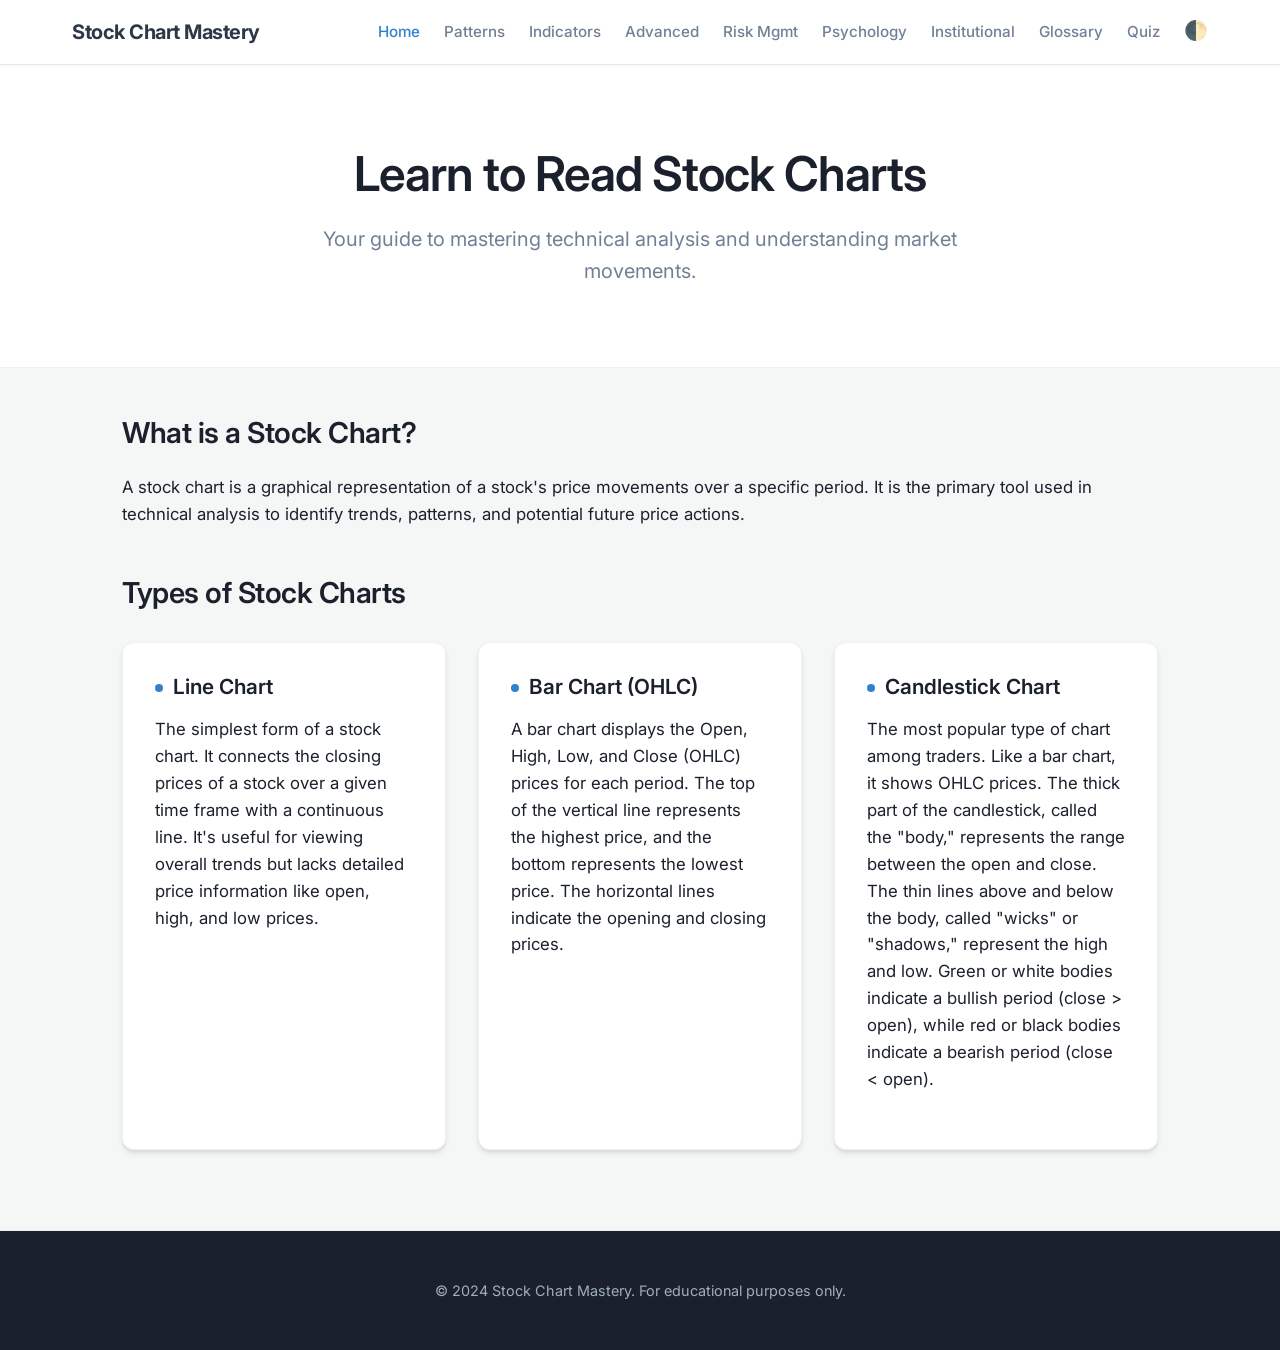
<file: index.html>
<!DOCTYPE html>
<html lang="en">
<head>
    <meta charset="UTF-8">
    <meta name="viewport" content="width=device-width, initial-scale=1.0">
    <title>Stock Chart Analysis - Home</title>
    <link rel="stylesheet" href="styles.css">
</head>
<body>
    <header>
        <nav class="navbar">
            <div class="logo">Stock Chart Mastery</div>
            <ul class="nav-links">
                <li><a href="index.html" class="active">Home</a></li>
                <li><a href="patterns.html">Patterns</a></li>
                <li><a href="indicators.html">Indicators</a></li>
                <li><a href="advanced.html">Advanced</a></li>
                <li><a href="risk-management.html">Risk Mgmt</a></li>
                <li><a href="psychology.html">Psychology</a></li>
                <li><a href="institutional.html">Institutional</a></li>
                <li><a href="glossary.html">Glossary</a></li>
                <li><a href="quiz.html">Quiz</a></li>
                <li><button id="theme-toggle" class="theme-btn">🌓</button></li>
            </ul>
            <div class="burger" id="burger">
                <div class="line1"></div>
                <div class="line2"></div>
                <div class="line3"></div>
            </div>
        </nav>
    </header>

    <main>
        <section class="hero">
            <h1>Learn to Read Stock Charts</h1>
            <p>Your guide to mastering technical analysis and understanding market movements.</p>
        </section>

        <section class="content">
            <h2>What is a Stock Chart?</h2>
            <p>A stock chart is a graphical representation of a stock's price movements over a specific period. It is the primary tool used in technical analysis to identify trends, patterns, and potential future price actions.</p>

            <h2>Types of Stock Charts</h2>

            <div class="card-container">
                <div class="card">
                    <h3>Line Chart</h3>
                    <p>The simplest form of a stock chart. It connects the closing prices of a stock over a given time frame with a continuous line. It's useful for viewing overall trends but lacks detailed price information like open, high, and low prices.</p>
                </div>

                <div class="card">
                    <h3>Bar Chart (OHLC)</h3>
                    <p>A bar chart displays the Open, High, Low, and Close (OHLC) prices for each period. The top of the vertical line represents the highest price, and the bottom represents the lowest price. The horizontal lines indicate the opening and closing prices.</p>
                </div>

                <div class="card">
                    <h3>Candlestick Chart</h3>
                    <p>The most popular type of chart among traders. Like a bar chart, it shows OHLC prices. The thick part of the candlestick, called the "body," represents the range between the open and close. The thin lines above and below the body, called "wicks" or "shadows," represent the high and low. Green or white bodies indicate a bullish period (close > open), while red or black bodies indicate a bearish period (close < open).</p>
                </div>
            </div>
        </section>
    </main>

    <footer>
        <p>&copy; 2024 Stock Chart Mastery. For educational purposes only.</p>
    </footer>

    <script src="script.js"></script>
</body>
</html>
</file>
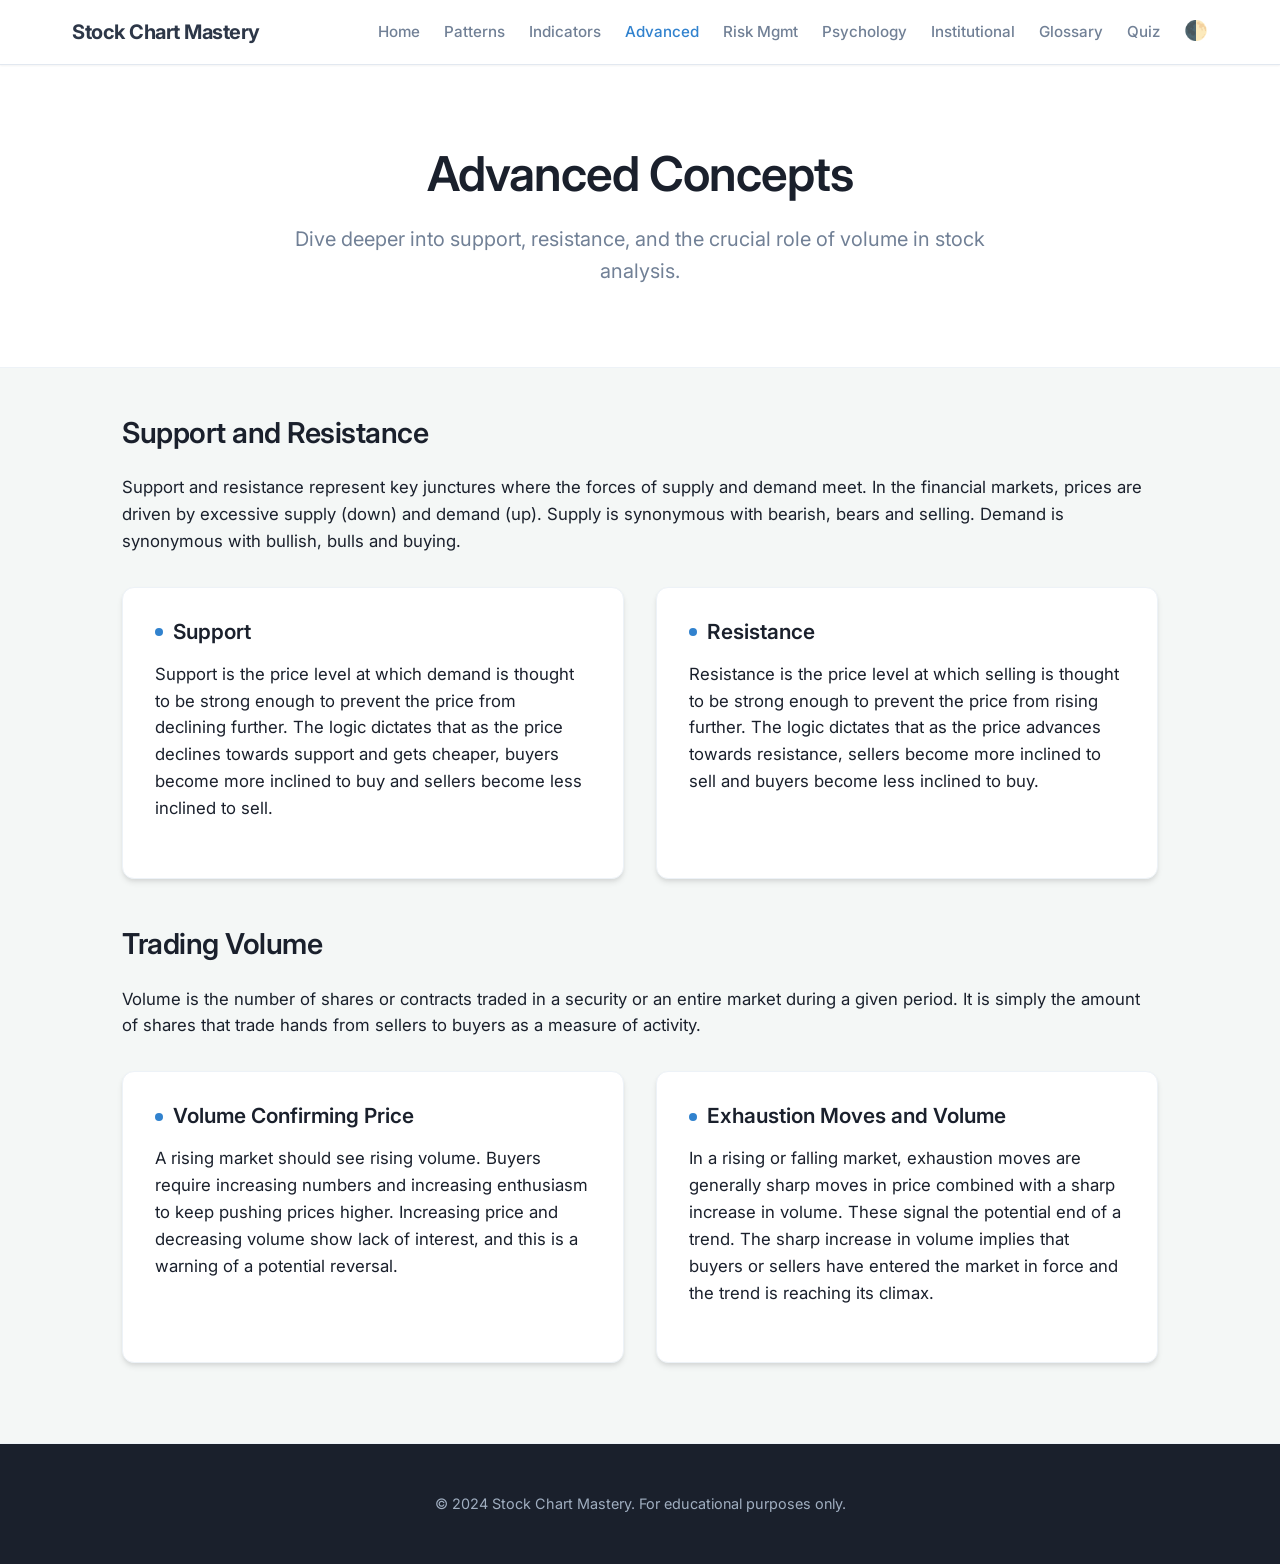
<file: advanced.html>
<!DOCTYPE html>
<html lang="en">
<head>
    <meta charset="UTF-8">
    <meta name="viewport" content="width=device-width, initial-scale=1.0">
    <title>Stock Chart Analysis - Advanced Concepts</title>
    <link rel="stylesheet" href="styles.css">
</head>
<body>
    <header>
        <nav class="navbar">
            <div class="logo">Stock Chart Mastery</div>
            <ul class="nav-links">
                <li><a href="index.html">Home</a></li>
                <li><a href="patterns.html">Patterns</a></li>
                <li><a href="indicators.html">Indicators</a></li>
                <li><a href="advanced.html" class="active">Advanced</a></li>
                <li><a href="risk-management.html">Risk Mgmt</a></li>
                <li><a href="psychology.html">Psychology</a></li>
                <li><a href="institutional.html">Institutional</a></li>
                <li><a href="glossary.html">Glossary</a></li>
                <li><a href="quiz.html">Quiz</a></li>
                <li><button id="theme-toggle" class="theme-btn">🌓</button></li>
            </ul>
            <div class="burger" id="burger">
                <div class="line1"></div>
                <div class="line2"></div>
                <div class="line3"></div>
            </div>
        </nav>
    </header>

    <main>
        <section class="hero">
            <h1>Advanced Concepts</h1>
            <p>Dive deeper into support, resistance, and the crucial role of volume in stock analysis.</p>
        </section>

        <section class="content">
            <h2>Support and Resistance</h2>
            <p>Support and resistance represent key junctures where the forces of supply and demand meet. In the financial markets, prices are driven by excessive supply (down) and demand (up). Supply is synonymous with bearish, bears and selling. Demand is synonymous with bullish, bulls and buying.</p>

            <div class="card-container">
                <div class="card">
                    <h3>Support</h3>
                    <p>Support is the price level at which demand is thought to be strong enough to prevent the price from declining further. The logic dictates that as the price declines towards support and gets cheaper, buyers become more inclined to buy and sellers become less inclined to sell.</p>
                </div>

                <div class="card">
                    <h3>Resistance</h3>
                    <p>Resistance is the price level at which selling is thought to be strong enough to prevent the price from rising further. The logic dictates that as the price advances towards resistance, sellers become more inclined to sell and buyers become less inclined to buy.</p>
                </div>
            </div>

            <h2>Trading Volume</h2>
            <p>Volume is the number of shares or contracts traded in a security or an entire market during a given period. It is simply the amount of shares that trade hands from sellers to buyers as a measure of activity.</p>

            <div class="card-container">
                <div class="card">
                    <h3>Volume Confirming Price</h3>
                    <p>A rising market should see rising volume. Buyers require increasing numbers and increasing enthusiasm to keep pushing prices higher. Increasing price and decreasing volume show lack of interest, and this is a warning of a potential reversal.</p>
                </div>

                <div class="card">
                    <h3>Exhaustion Moves and Volume</h3>
                    <p>In a rising or falling market, exhaustion moves are generally sharp moves in price combined with a sharp increase in volume. These signal the potential end of a trend. The sharp increase in volume implies that buyers or sellers have entered the market in force and the trend is reaching its climax.</p>
                </div>
            </div>
        </section>
    </main>

    <footer>
        <p>&copy; 2024 Stock Chart Mastery. For educational purposes only.</p>
    </footer>

    <script src="script.js"></script>
</body>
</html>
</file>
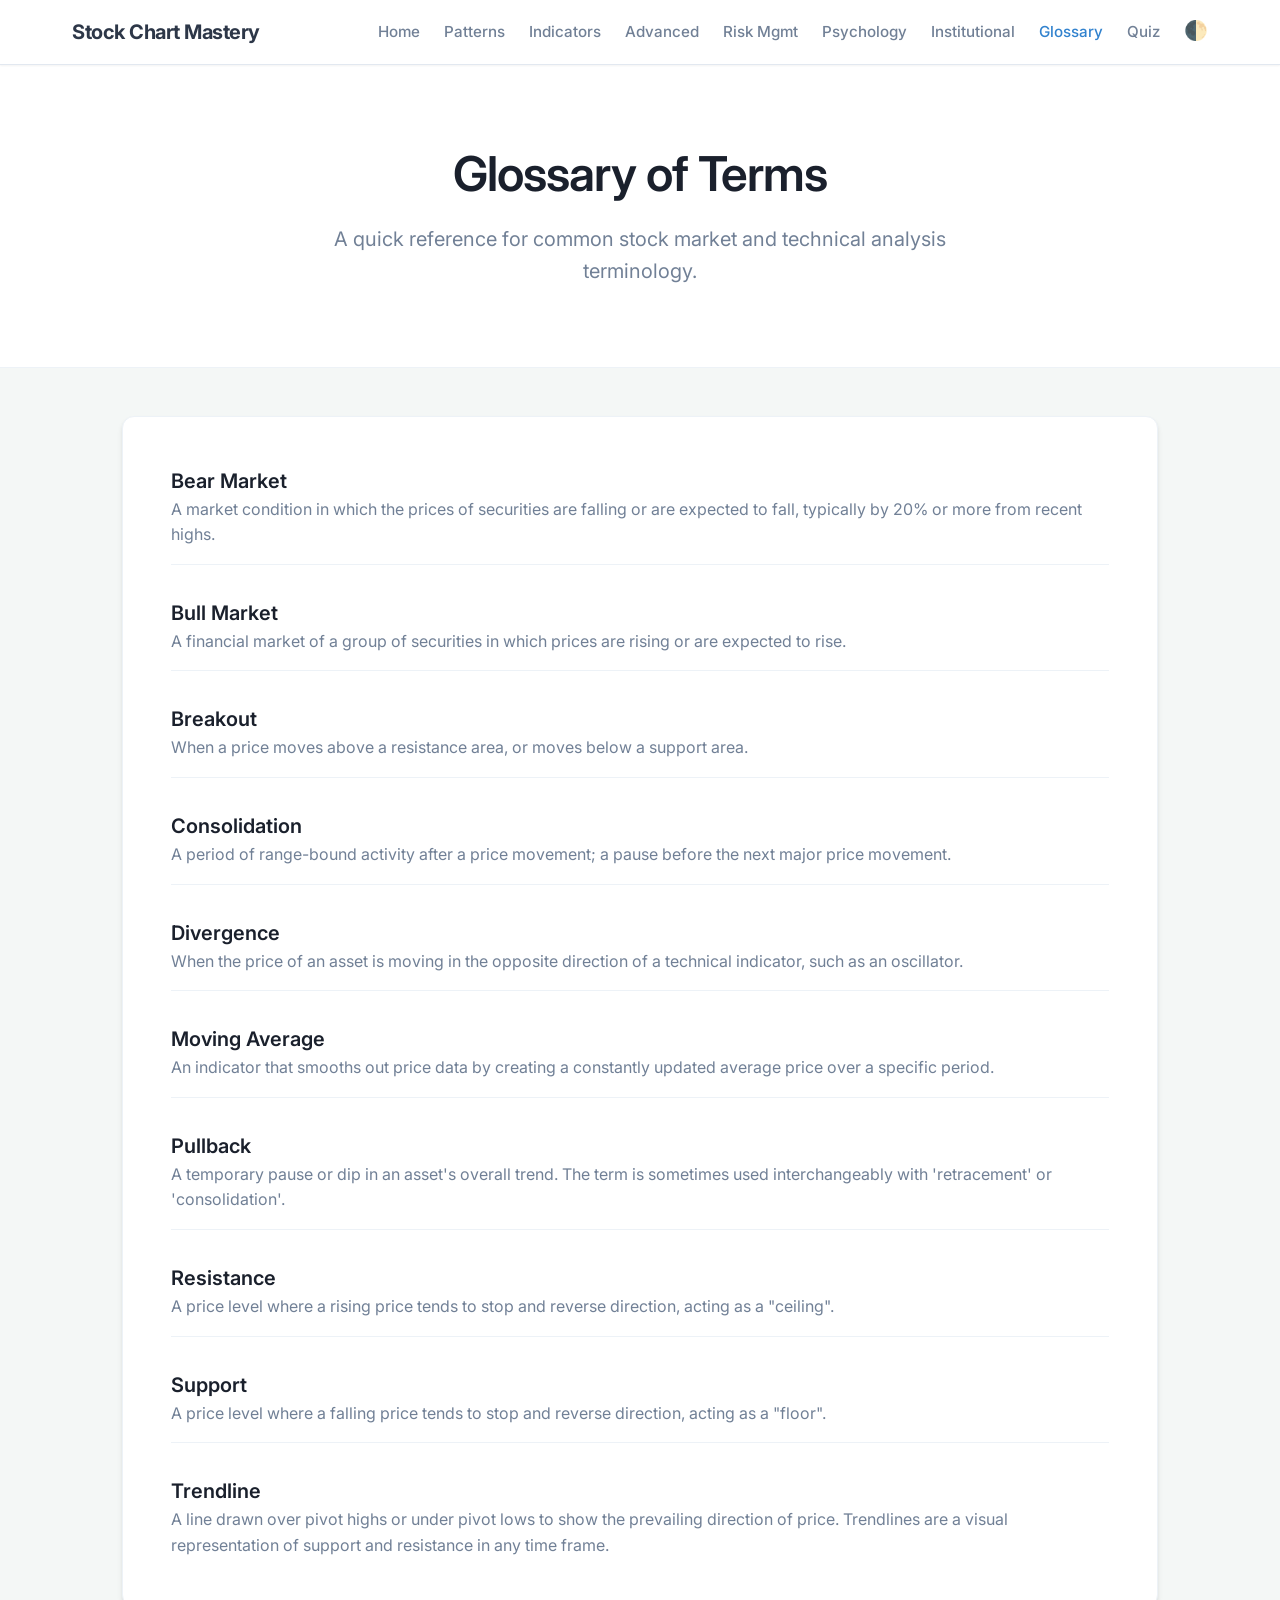
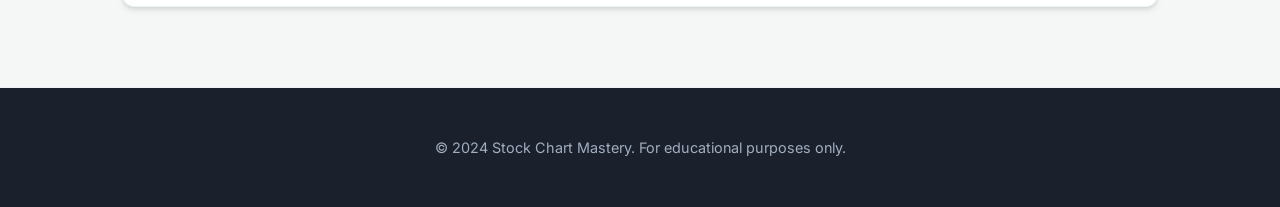
<file: glossary.html>
<!DOCTYPE html>
<html lang="en">
<head>
    <meta charset="UTF-8">
    <meta name="viewport" content="width=device-width, initial-scale=1.0">
    <title>Stock Chart Analysis - Glossary</title>
    <link rel="stylesheet" href="styles.css">
</head>
<body>
    <header>
        <nav class="navbar">
            <div class="logo">Stock Chart Mastery</div>
            <ul class="nav-links">
                <li><a href="index.html">Home</a></li>
                <li><a href="patterns.html">Patterns</a></li>
                <li><a href="indicators.html">Indicators</a></li>
                <li><a href="advanced.html">Advanced</a></li>
                <li><a href="risk-management.html">Risk Mgmt</a></li>
                <li><a href="psychology.html">Psychology</a></li>
                <li><a href="institutional.html">Institutional</a></li>
                <li><a href="glossary.html" class="active">Glossary</a></li>
                <li><a href="quiz.html">Quiz</a></li>
                <li><button id="theme-toggle" class="theme-btn">🌓</button></li>
            </ul>
            <div class="burger" id="burger">
                <div class="line1"></div>
                <div class="line2"></div>
                <div class="line3"></div>
            </div>
        </nav>
    </header>

    <main>
        <section class="hero">
            <h1>Glossary of Terms</h1>
            <p>A quick reference for common stock market and technical analysis terminology.</p>
        </section>

        <section class="content">
            <div class="glossary-container">
                <dl class="glossary-list">
                    <dt>Bear Market</dt>
                    <dd>A market condition in which the prices of securities are falling or are expected to fall, typically by 20% or more from recent highs.</dd>

                    <dt>Bull Market</dt>
                    <dd>A financial market of a group of securities in which prices are rising or are expected to rise.</dd>

                    <dt>Breakout</dt>
                    <dd>When a price moves above a resistance area, or moves below a support area.</dd>

                    <dt>Consolidation</dt>
                    <dd>A period of range-bound activity after a price movement; a pause before the next major price movement.</dd>

                    <dt>Divergence</dt>
                    <dd>When the price of an asset is moving in the opposite direction of a technical indicator, such as an oscillator.</dd>

                    <dt>Moving Average</dt>
                    <dd>An indicator that smooths out price data by creating a constantly updated average price over a specific period.</dd>

                    <dt>Pullback</dt>
                    <dd>A temporary pause or dip in an asset's overall trend. The term is sometimes used interchangeably with 'retracement' or 'consolidation'.</dd>

                    <dt>Resistance</dt>
                    <dd>A price level where a rising price tends to stop and reverse direction, acting as a "ceiling".</dd>

                    <dt>Support</dt>
                    <dd>A price level where a falling price tends to stop and reverse direction, acting as a "floor".</dd>

                    <dt>Trendline</dt>
                    <dd>A line drawn over pivot highs or under pivot lows to show the prevailing direction of price. Trendlines are a visual representation of support and resistance in any time frame.</dd>
                </dl>
            </div>
        </section>
    </main>

    <footer>
        <p>&copy; 2024 Stock Chart Mastery. For educational purposes only.</p>
    </footer>

    <script src="script.js"></script>
</body>
</html>
</file>
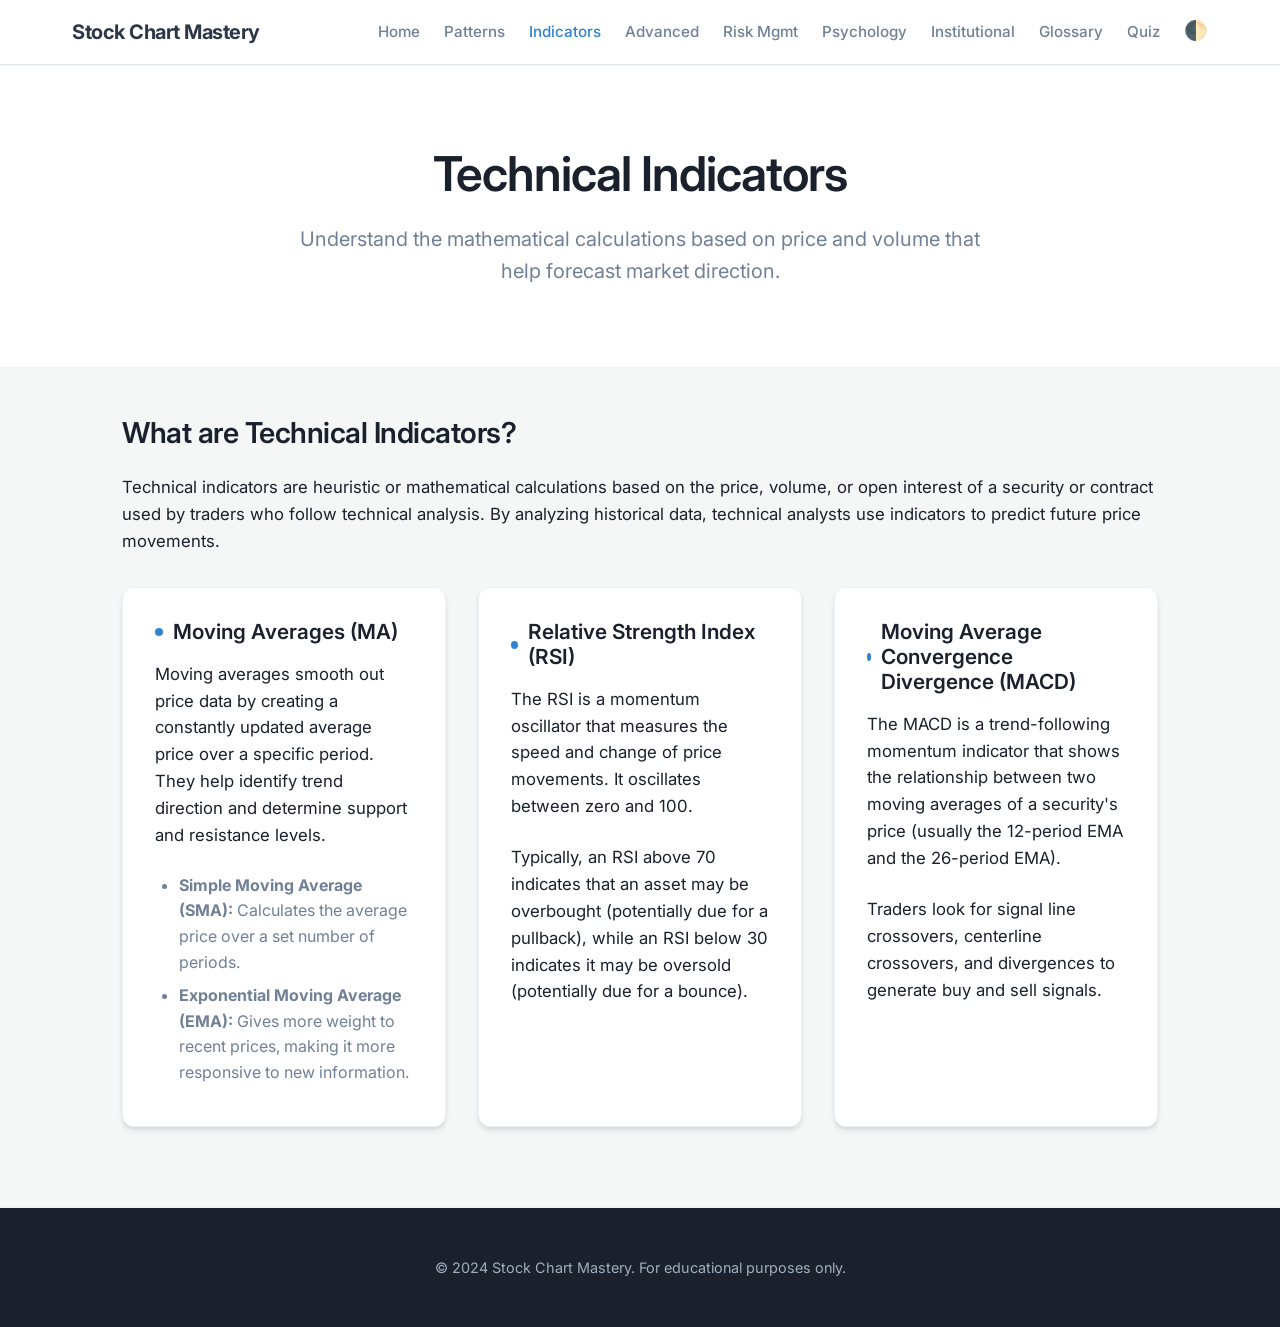
<file: indicators.html>
<!DOCTYPE html>
<html lang="en">
<head>
    <meta charset="UTF-8">
    <meta name="viewport" content="width=device-width, initial-scale=1.0">
    <title>Stock Chart Analysis - Technical Indicators</title>
    <link rel="stylesheet" href="styles.css">
</head>
<body>
    <header>
        <nav class="navbar">
            <div class="logo">Stock Chart Mastery</div>
            <ul class="nav-links">
                <li><a href="index.html">Home</a></li>
                <li><a href="patterns.html">Patterns</a></li>
                <li><a href="indicators.html" class="active">Indicators</a></li>
                <li><a href="advanced.html">Advanced</a></li>
                <li><a href="risk-management.html">Risk Mgmt</a></li>
                <li><a href="psychology.html">Psychology</a></li>
                <li><a href="institutional.html">Institutional</a></li>
                <li><a href="glossary.html">Glossary</a></li>
                <li><a href="quiz.html">Quiz</a></li>
                <li><button id="theme-toggle" class="theme-btn">🌓</button></li>
            </ul>
            <div class="burger" id="burger">
                <div class="line1"></div>
                <div class="line2"></div>
                <div class="line3"></div>
            </div>
        </nav>
    </header>

    <main>
        <section class="hero">
            <h1>Technical Indicators</h1>
            <p>Understand the mathematical calculations based on price and volume that help forecast market direction.</p>
        </section>

        <section class="content">
            <h2>What are Technical Indicators?</h2>
            <p>Technical indicators are heuristic or mathematical calculations based on the price, volume, or open interest of a security or contract used by traders who follow technical analysis. By analyzing historical data, technical analysts use indicators to predict future price movements.</p>

            <div class="indicator-container">
                <div class="indicator-card">
                    <h3>Moving Averages (MA)</h3>
                    <p>Moving averages smooth out price data by creating a constantly updated average price over a specific period. They help identify trend direction and determine support and resistance levels.</p>
                    <ul>
                        <li><strong>Simple Moving Average (SMA):</strong> Calculates the average price over a set number of periods.</li>
                        <li><strong>Exponential Moving Average (EMA):</strong> Gives more weight to recent prices, making it more responsive to new information.</li>
                    </ul>
                </div>

                <div class="indicator-card">
                    <h3>Relative Strength Index (RSI)</h3>
                    <p>The RSI is a momentum oscillator that measures the speed and change of price movements. It oscillates between zero and 100.</p>
                    <p>Typically, an RSI above 70 indicates that an asset may be overbought (potentially due for a pullback), while an RSI below 30 indicates it may be oversold (potentially due for a bounce).</p>
                </div>

                <div class="indicator-card">
                    <h3>Moving Average Convergence Divergence (MACD)</h3>
                    <p>The MACD is a trend-following momentum indicator that shows the relationship between two moving averages of a security's price (usually the 12-period EMA and the 26-period EMA).</p>
                    <p>Traders look for signal line crossovers, centerline crossovers, and divergences to generate buy and sell signals.</p>
                </div>
            </div>
        </section>
    </main>

    <footer>
        <p>&copy; 2024 Stock Chart Mastery. For educational purposes only.</p>
    </footer>

    <script src="script.js"></script>
</body>
</html>
</file>
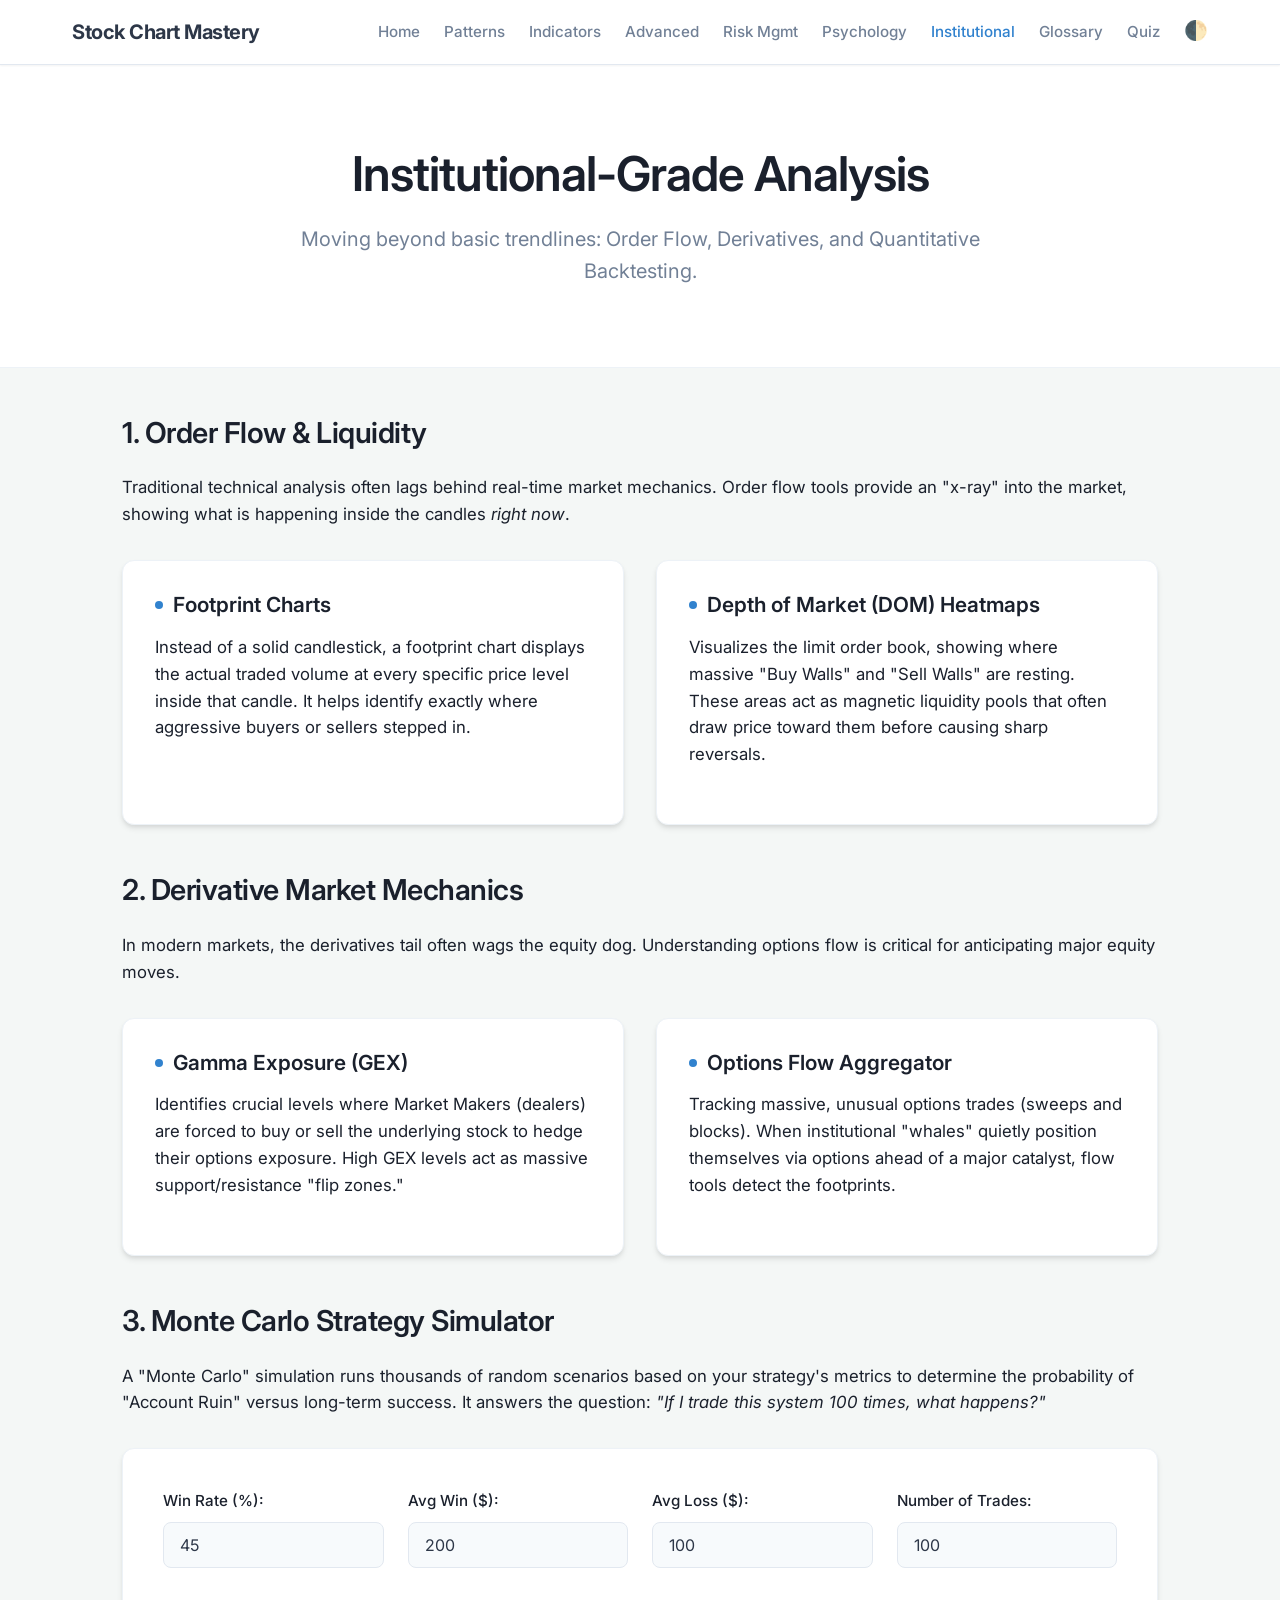
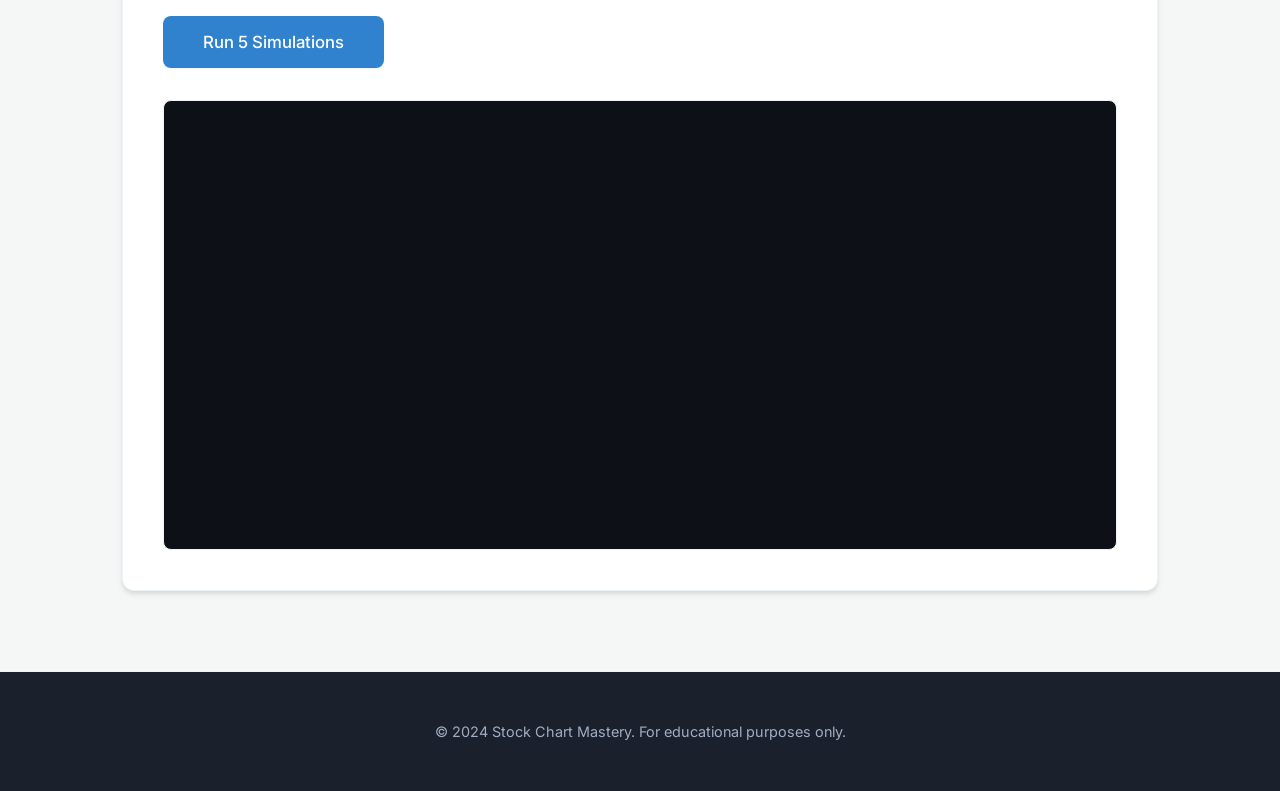
<file: institutional.html>
<!DOCTYPE html>
<html lang="en">
<head>
    <meta charset="UTF-8">
    <meta name="viewport" content="width=device-width, initial-scale=1.0">
    <title>Stock Chart Analysis - Institutional Concepts</title>
    <link rel="stylesheet" href="styles.css">
</head>
<body>
    <header>
        <nav class="navbar">
            <div class="logo">Stock Chart Mastery</div>
            <ul class="nav-links">
                <li><a href="index.html">Home</a></li>
                <li><a href="patterns.html">Patterns</a></li>
                <li><a href="indicators.html">Indicators</a></li>
                <li><a href="advanced.html">Advanced</a></li>
                <li><a href="risk-management.html">Risk Mgmt</a></li>
                <li><a href="psychology.html">Psychology</a></li>
                <li><a href="institutional.html" class="active">Institutional</a></li>
                <li><a href="glossary.html">Glossary</a></li>
                <li><a href="quiz.html">Quiz</a></li>
                <li><button id="theme-toggle" class="theme-btn">🌓</button></li>
            </ul>
            <div class="burger" id="burger">
                <div class="line1"></div>
                <div class="line2"></div>
                <div class="line3"></div>
            </div>
        </nav>
    </header>

    <main>
        <section class="hero">
            <h1>Institutional-Grade Analysis</h1>
            <p>Moving beyond basic trendlines: Order Flow, Derivatives, and Quantitative Backtesting.</p>
        </section>

        <section class="content">
            <h2>1. Order Flow & Liquidity</h2>
            <p>Traditional technical analysis often lags behind real-time market mechanics. Order flow tools provide an "x-ray" into the market, showing what is happening inside the candles <em>right now</em>.</p>

            <div class="card-container">
                <div class="card">
                    <h3>Footprint Charts</h3>
                    <p>Instead of a solid candlestick, a footprint chart displays the actual traded volume at every specific price level inside that candle. It helps identify exactly where aggressive buyers or sellers stepped in.</p>
                </div>

                <div class="card">
                    <h3>Depth of Market (DOM) Heatmaps</h3>
                    <p>Visualizes the limit order book, showing where massive "Buy Walls" and "Sell Walls" are resting. These areas act as magnetic liquidity pools that often draw price toward them before causing sharp reversals.</p>
                </div>
            </div>

            <h2>2. Derivative Market Mechanics</h2>
            <p>In modern markets, the derivatives tail often wags the equity dog. Understanding options flow is critical for anticipating major equity moves.</p>

            <div class="card-container">
                <div class="card">
                    <h3>Gamma Exposure (GEX)</h3>
                    <p>Identifies crucial levels where Market Makers (dealers) are forced to buy or sell the underlying stock to hedge their options exposure. High GEX levels act as massive support/resistance "flip zones."</p>
                </div>
                <div class="card">
                    <h3>Options Flow Aggregator</h3>
                    <p>Tracking massive, unusual options trades (sweeps and blocks). When institutional "whales" quietly position themselves via options ahead of a major catalyst, flow tools detect the footprints.</p>
                </div>
            </div>

            <h2>3. Monte Carlo Strategy Simulator</h2>
            <p>A "Monte Carlo" simulation runs thousands of random scenarios based on your strategy's metrics to determine the probability of "Account Ruin" versus long-term success. It answers the question: <em>"If I trade this system 100 times, what happens?"</em></p>

            <div class="simulator-container">
                <div class="sim-controls">
                    <div class="form-group">
                        <label for="sim-win-rate">Win Rate (%):</label>
                        <input type="number" id="sim-win-rate" value="45" min="1" max="99">
                    </div>
                    <div class="form-group">
                        <label for="sim-avg-win">Avg Win ($):</label>
                        <input type="number" id="sim-avg-win" value="200" min="1">
                    </div>
                    <div class="form-group">
                        <label for="sim-avg-loss">Avg Loss ($):</label>
                        <input type="number" id="sim-avg-loss" value="100" min="1">
                    </div>
                    <div class="form-group">
                        <label for="sim-trades">Number of Trades:</label>
                        <input type="number" id="sim-trades" value="100" min="10" max="500">
                    </div>
                    <button id="run-sim-btn" class="btn calc-btn">Run 5 Simulations</button>
                </div>

                <div class="sim-canvas-wrapper">
                    <canvas id="sim-canvas" width="600" height="300"></canvas>
                </div>

                <div id="sim-results" class="calc-result" style="display: none;">
                    <h4>Simulation Results (Starting $10,000)</h4>
                    <p>Expectancy per trade: $<span id="sim-expectancy"></span></p>
                    <p>Best Scenario: $<span id="sim-best" class="highlight"></span></p>
                    <p>Worst Scenario: $<span id="sim-worst" class="highlight-risk"></span></p>
                </div>
            </div>
        </section>
    </main>

    <footer>
        <p>&copy; 2024 Stock Chart Mastery. For educational purposes only.</p>
    </footer>

    <script src="script.js"></script>
    <script src="simulator.js"></script>
</body>
</html>
</file>
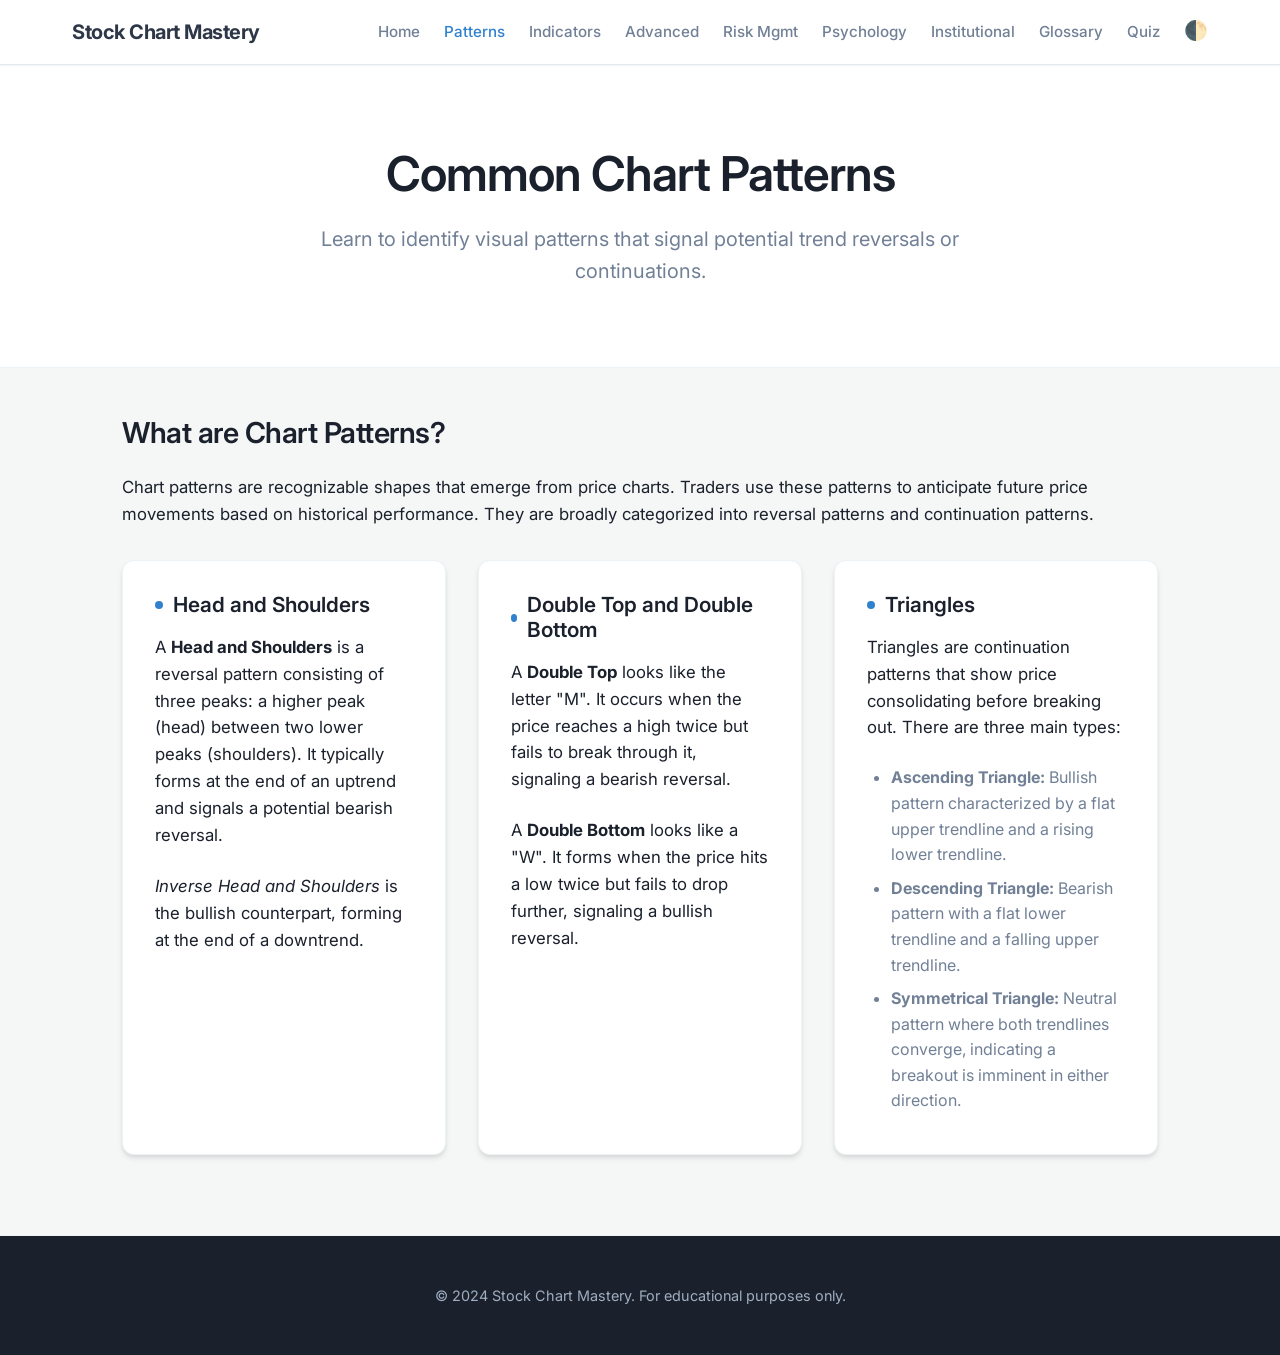
<file: patterns.html>
<!DOCTYPE html>
<html lang="en">
<head>
    <meta charset="UTF-8">
    <meta name="viewport" content="width=device-width, initial-scale=1.0">
    <title>Stock Chart Analysis - Chart Patterns</title>
    <link rel="stylesheet" href="styles.css">
</head>
<body>
    <header>
        <nav class="navbar">
            <div class="logo">Stock Chart Mastery</div>
            <ul class="nav-links">
                <li><a href="index.html">Home</a></li>
                <li><a href="patterns.html" class="active">Patterns</a></li>
                <li><a href="indicators.html">Indicators</a></li>
                <li><a href="advanced.html">Advanced</a></li>
                <li><a href="risk-management.html">Risk Mgmt</a></li>
                <li><a href="psychology.html">Psychology</a></li>
                <li><a href="institutional.html">Institutional</a></li>
                <li><a href="glossary.html">Glossary</a></li>
                <li><a href="quiz.html">Quiz</a></li>
                <li><button id="theme-toggle" class="theme-btn">🌓</button></li>
            </ul>
            <div class="burger" id="burger">
                <div class="line1"></div>
                <div class="line2"></div>
                <div class="line3"></div>
            </div>
        </nav>
    </header>

    <main>
        <section class="hero">
            <h1>Common Chart Patterns</h1>
            <p>Learn to identify visual patterns that signal potential trend reversals or continuations.</p>
        </section>

        <section class="content">
            <h2>What are Chart Patterns?</h2>
            <p>Chart patterns are recognizable shapes that emerge from price charts. Traders use these patterns to anticipate future price movements based on historical performance. They are broadly categorized into reversal patterns and continuation patterns.</p>

            <div class="pattern-container">
                <div class="pattern-card">
                    <h3>Head and Shoulders</h3>
                    <p>A <strong>Head and Shoulders</strong> is a reversal pattern consisting of three peaks: a higher peak (head) between two lower peaks (shoulders). It typically forms at the end of an uptrend and signals a potential bearish reversal.</p>
                    <p><em>Inverse Head and Shoulders</em> is the bullish counterpart, forming at the end of a downtrend.</p>
                </div>

                <div class="pattern-card">
                    <h3>Double Top and Double Bottom</h3>
                    <p>A <strong>Double Top</strong> looks like the letter "M". It occurs when the price reaches a high twice but fails to break through it, signaling a bearish reversal.</p>
                    <p>A <strong>Double Bottom</strong> looks like a "W". It forms when the price hits a low twice but fails to drop further, signaling a bullish reversal.</p>
                </div>

                <div class="pattern-card">
                    <h3>Triangles</h3>
                    <p>Triangles are continuation patterns that show price consolidating before breaking out. There are three main types:</p>
                    <ul>
                        <li><strong>Ascending Triangle:</strong> Bullish pattern characterized by a flat upper trendline and a rising lower trendline.</li>
                        <li><strong>Descending Triangle:</strong> Bearish pattern with a flat lower trendline and a falling upper trendline.</li>
                        <li><strong>Symmetrical Triangle:</strong> Neutral pattern where both trendlines converge, indicating a breakout is imminent in either direction.</li>
                    </ul>
                </div>
            </div>
        </section>
    </main>

    <footer>
        <p>&copy; 2024 Stock Chart Mastery. For educational purposes only.</p>
    </footer>

    <script src="script.js"></script>
</body>
</html>
</file>
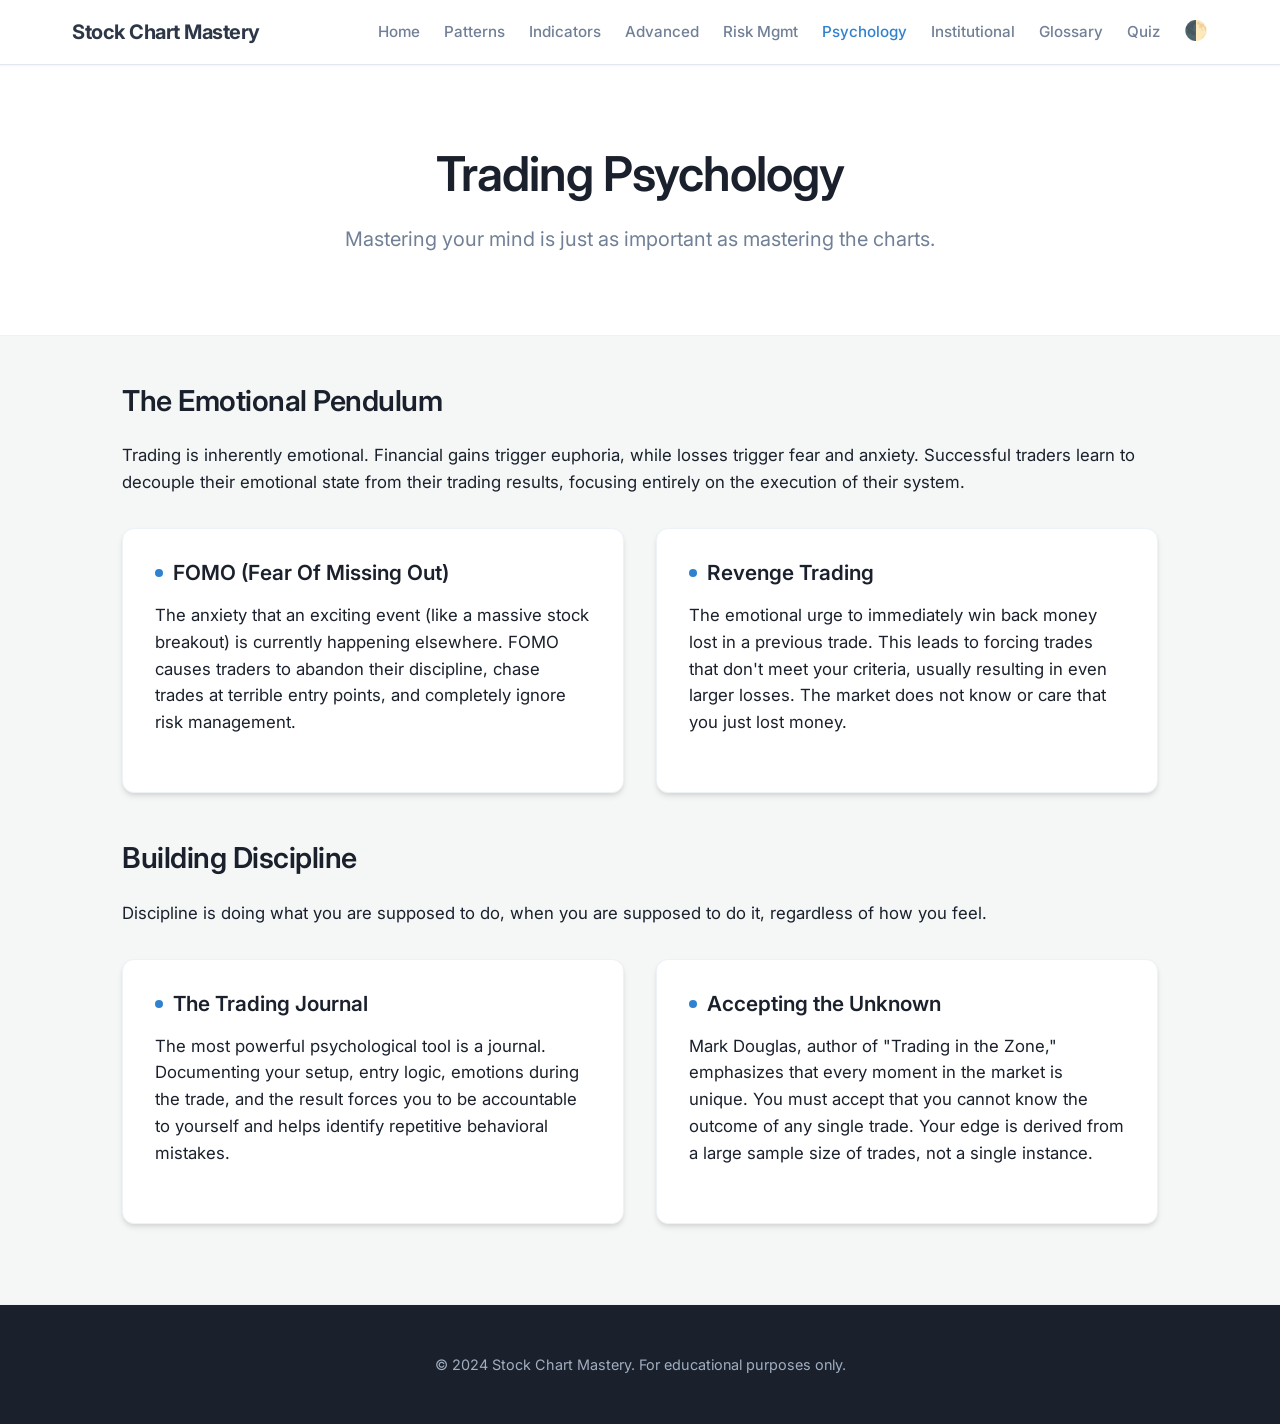
<file: psychology.html>
<!DOCTYPE html>
<html lang="en">
<head>
    <meta charset="UTF-8">
    <meta name="viewport" content="width=device-width, initial-scale=1.0">
    <title>Stock Chart Analysis - Trading Psychology</title>
    <link rel="stylesheet" href="styles.css">
</head>
<body>
    <header>
        <nav class="navbar">
            <div class="logo">Stock Chart Mastery</div>
            <ul class="nav-links">
                <li><a href="index.html">Home</a></li>
                <li><a href="patterns.html">Patterns</a></li>
                <li><a href="indicators.html">Indicators</a></li>
                <li><a href="advanced.html">Advanced</a></li>
                <li><a href="risk-management.html">Risk Mgmt</a></li>
                <li><a href="psychology.html" class="active">Psychology</a></li>
                <li><a href="institutional.html">Institutional</a></li>
                <li><a href="glossary.html">Glossary</a></li>
                <li><a href="quiz.html">Quiz</a></li>
                <li><button id="theme-toggle" class="theme-btn">🌓</button></li>
            </ul>
            <div class="burger" id="burger">
                <div class="line1"></div>
                <div class="line2"></div>
                <div class="line3"></div>
            </div>
        </nav>
    </header>

    <main>
        <section class="hero">
            <h1>Trading Psychology</h1>
            <p>Mastering your mind is just as important as mastering the charts.</p>
        </section>

        <section class="content">
            <h2>The Emotional Pendulum</h2>
            <p>Trading is inherently emotional. Financial gains trigger euphoria, while losses trigger fear and anxiety. Successful traders learn to decouple their emotional state from their trading results, focusing entirely on the execution of their system.</p>

            <div class="card-container">
                <div class="card">
                    <h3>FOMO (Fear Of Missing Out)</h3>
                    <p>The anxiety that an exciting event (like a massive stock breakout) is currently happening elsewhere. FOMO causes traders to abandon their discipline, chase trades at terrible entry points, and completely ignore risk management.</p>
                </div>

                <div class="card">
                    <h3>Revenge Trading</h3>
                    <p>The emotional urge to immediately win back money lost in a previous trade. This leads to forcing trades that don't meet your criteria, usually resulting in even larger losses. The market does not know or care that you just lost money.</p>
                </div>
            </div>

            <h2>Building Discipline</h2>
            <p>Discipline is doing what you are supposed to do, when you are supposed to do it, regardless of how you feel.</p>

            <div class="card-container">
                <div class="card">
                    <h3>The Trading Journal</h3>
                    <p>The most powerful psychological tool is a journal. Documenting your setup, entry logic, emotions during the trade, and the result forces you to be accountable to yourself and helps identify repetitive behavioral mistakes.</p>
                </div>
                <div class="card">
                    <h3>Accepting the Unknown</h3>
                    <p>Mark Douglas, author of "Trading in the Zone," emphasizes that every moment in the market is unique. You must accept that you cannot know the outcome of any single trade. Your edge is derived from a large sample size of trades, not a single instance.</p>
                </div>
            </div>
        </section>
    </main>

    <footer>
        <p>&copy; 2024 Stock Chart Mastery. For educational purposes only.</p>
    </footer>

    <script src="script.js"></script>
</body>
</html>
</file>
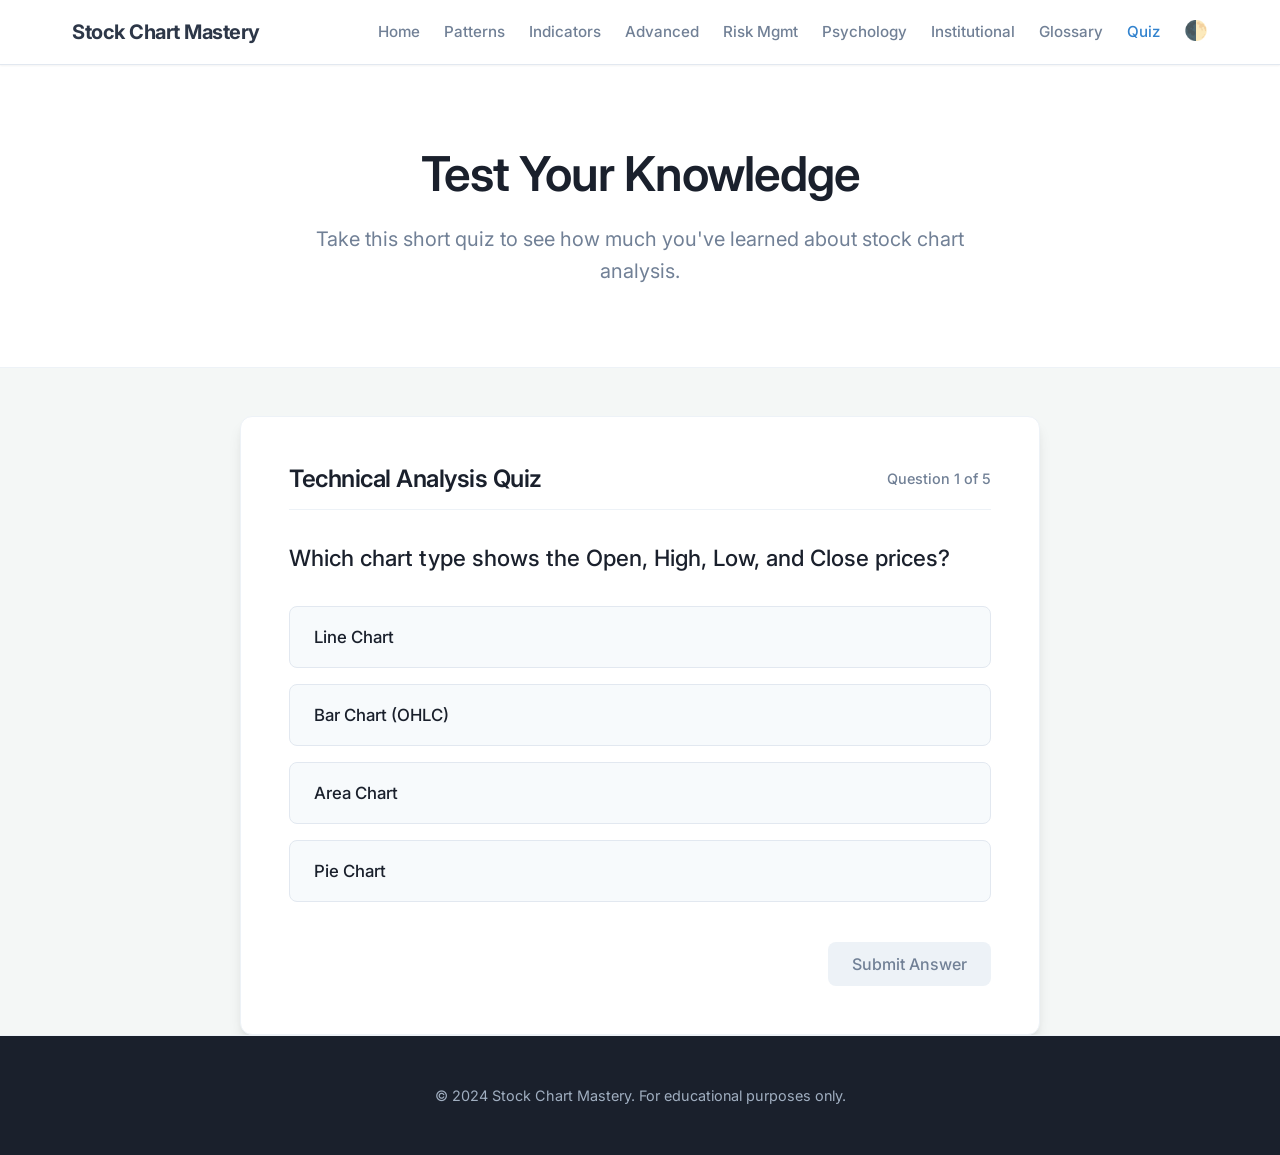
<file: quiz.html>
<!DOCTYPE html>
<html lang="en">
<head>
    <meta charset="UTF-8">
    <meta name="viewport" content="width=device-width, initial-scale=1.0">
    <title>Stock Chart Analysis - Quiz</title>
    <link rel="stylesheet" href="styles.css">
</head>
<body>
    <header>
        <nav class="navbar">
            <div class="logo">Stock Chart Mastery</div>
            <ul class="nav-links">
                <li><a href="index.html">Home</a></li>
                <li><a href="patterns.html">Patterns</a></li>
                <li><a href="indicators.html">Indicators</a></li>
                <li><a href="advanced.html">Advanced</a></li>
                <li><a href="risk-management.html">Risk Mgmt</a></li>
                <li><a href="psychology.html">Psychology</a></li>
                <li><a href="institutional.html">Institutional</a></li>
                <li><a href="glossary.html">Glossary</a></li>
                <li><a href="quiz.html" class="active">Quiz</a></li>
                <li><button id="theme-toggle" class="theme-btn">🌓</button></li>
            </ul>
            <div class="burger" id="burger">
                <div class="line1"></div>
                <div class="line2"></div>
                <div class="line3"></div>
            </div>
        </nav>
    </header>

    <main>
        <section class="hero">
            <h1>Test Your Knowledge</h1>
            <p>Take this short quiz to see how much you've learned about stock chart analysis.</p>
        </section>

        <section class="content quiz-container">
            <div id="quiz-header">
                <h2>Technical Analysis Quiz</h2>
                <p id="quiz-progress">Question 1 of 5</p>
            </div>

            <div id="quiz-body">
                <div id="question-container">
                    <h3 id="question-text">Loading question...</h3>
                    <div id="options-container" class="options-grid">
                        <!-- Options will be injected here by JavaScript -->
                    </div>
                </div>
            </div>

            <div id="quiz-footer">
                <button id="submit-btn" class="btn" disabled>Submit Answer</button>
                <button id="next-btn" class="btn" style="display: none;">Next Question</button>
            </div>

            <div id="result-container" style="display: none;">
                <h2>Quiz Complete!</h2>
                <p id="score-text"></p>
                <button id="restart-btn" class="btn">Restart Quiz</button>
            </div>
        </section>
    </main>

    <footer>
        <p>&copy; 2024 Stock Chart Mastery. For educational purposes only.</p>
    </footer>

    <script src="script.js"></script>
    <script src="quiz.js"></script>
</body>
</html>
</file>
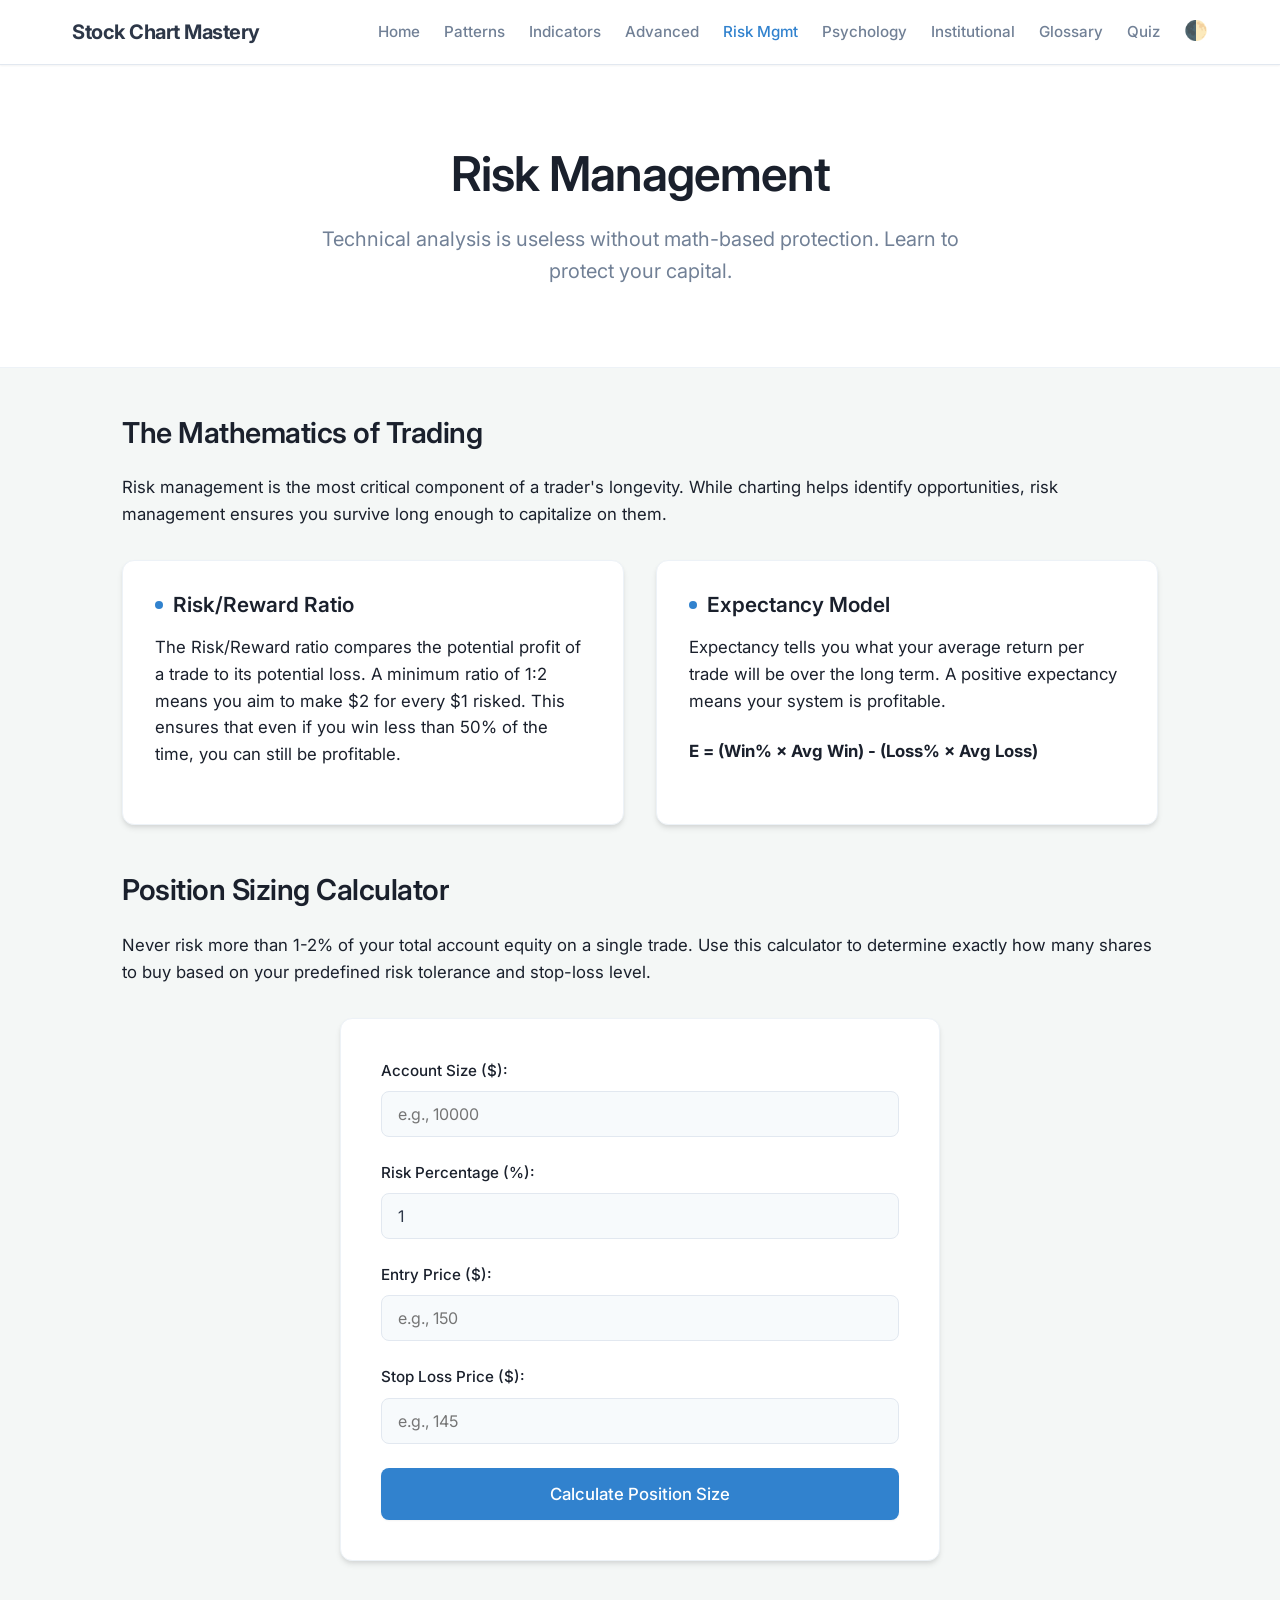
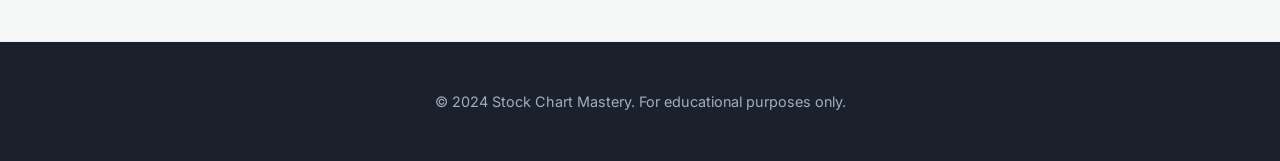
<file: risk-management.html>
<!DOCTYPE html>
<html lang="en">
<head>
    <meta charset="UTF-8">
    <meta name="viewport" content="width=device-width, initial-scale=1.0">
    <title>Stock Chart Analysis - Risk Management</title>
    <link rel="stylesheet" href="styles.css">
</head>
<body>
    <header>
        <nav class="navbar">
            <div class="logo">Stock Chart Mastery</div>
            <ul class="nav-links">
                <li><a href="index.html">Home</a></li>
                <li><a href="patterns.html">Patterns</a></li>
                <li><a href="indicators.html">Indicators</a></li>
                <li><a href="advanced.html">Advanced</a></li>
                <li><a href="risk-management.html" class="active">Risk Mgmt</a></li>
                <li><a href="psychology.html">Psychology</a></li>
                <li><a href="institutional.html">Institutional</a></li>
                <li><a href="glossary.html">Glossary</a></li>
                <li><a href="quiz.html">Quiz</a></li>
                <li><button id="theme-toggle" class="theme-btn">🌓</button></li>
            </ul>
            <div class="burger" id="burger">
                <div class="line1"></div>
                <div class="line2"></div>
                <div class="line3"></div>
            </div>
        </nav>
    </header>

    <main>
        <section class="hero">
            <h1>Risk Management</h1>
            <p>Technical analysis is useless without math-based protection. Learn to protect your capital.</p>
        </section>

        <section class="content">
            <h2>The Mathematics of Trading</h2>
            <p>Risk management is the most critical component of a trader's longevity. While charting helps identify opportunities, risk management ensures you survive long enough to capitalize on them.</p>

            <div class="card-container">
                <div class="card">
                    <h3>Risk/Reward Ratio</h3>
                    <p>The Risk/Reward ratio compares the potential profit of a trade to its potential loss. A minimum ratio of 1:2 means you aim to make $2 for every $1 risked. This ensures that even if you win less than 50% of the time, you can still be profitable.</p>
                </div>

                <div class="card">
                    <h3>Expectancy Model</h3>
                    <p>Expectancy tells you what your average return per trade will be over the long term. A positive expectancy means your system is profitable.</p>
                    <p class="formula"><strong>E = (Win% &times; Avg Win) - (Loss% &times; Avg Loss)</strong></p>
                </div>
            </div>

            <h2>Position Sizing Calculator</h2>
            <p>Never risk more than 1-2% of your total account equity on a single trade. Use this calculator to determine exactly how many shares to buy based on your predefined risk tolerance and stop-loss level.</p>

            <div class="calculator-container">
                <div class="form-group">
                    <label for="account-size">Account Size ($):</label>
                    <input type="number" id="account-size" placeholder="e.g., 10000" min="0" step="100">
                </div>
                <div class="form-group">
                    <label for="risk-percent">Risk Percentage (%):</label>
                    <input type="number" id="risk-percent" placeholder="e.g., 1" min="0.1" step="0.1" value="1">
                </div>
                <div class="form-group">
                    <label for="entry-price">Entry Price ($):</label>
                    <input type="number" id="entry-price" placeholder="e.g., 150" min="0" step="0.01">
                </div>
                <div class="form-group">
                    <label for="stop-loss">Stop Loss Price ($):</label>
                    <input type="number" id="stop-loss" placeholder="e.g., 145" min="0" step="0.01">
                </div>
                <button id="calc-btn" class="btn calc-btn">Calculate Position Size</button>

                <div id="calc-result" class="calc-result" style="display: none;">
                    <h4>Recommended Position:</h4>
                    <p>Shares to Buy: <span id="res-shares" class="highlight">0</span></p>
                    <p>Total Capital Required: $<span id="res-capital">0.00</span></p>
                    <p>Capital at Risk: $<span id="res-risk" class="highlight-risk">0.00</span></p>
                </div>
            </div>
        </section>
    </main>

    <footer>
        <p>&copy; 2024 Stock Chart Mastery. For educational purposes only.</p>
    </footer>

    <script src="script.js"></script>
</body>
</html>
</file>
<file: styles.css>
@import url('https://fonts.googleapis.com/css2?family=Inter:wght@300;400;500;600;700&display=swap');

/* Variables & Themes */
:root {
    /* Light Theme (SaaS-like, modern, clean) */
    --bg-color: #f4f7f6;
    --text-color: #1a202c;
    --text-muted: #718096;
    --card-bg: #ffffff;
    --nav-bg: #ffffff;
    --nav-text: #2d3748;
    --nav-border: #e2e8f0;
    --accent-color: #3182ce;
    --accent-hover: #2b6cb0;
    --border-color: #edf2f7;
    --footer-bg: #1a202c;
    --footer-text: #a0aec0;
    --input-bg: #f7fafc;
    --input-border: #e2e8f0;
    --input-text: #2d3748;

    --shadow-sm: 0 1px 2px 0 rgba(0, 0, 0, 0.05);
    --shadow-md: 0 4px 6px -1px rgba(0, 0, 0, 0.1), 0 2px 4px -1px rgba(0, 0, 0, 0.06);
    --shadow-lg: 0 10px 15px -3px rgba(0, 0, 0, 0.1), 0 4px 6px -2px rgba(0, 0, 0, 0.05);

    --radius-md: 8px;
    --radius-lg: 12px;
}

[data-theme="dark"] {
    /* Dark Theme (Institutional, sleek) */
    --bg-color: #0d1117;
    --text-color: #c9d1d9;
    --text-muted: #8b949e;
    --card-bg: #161b22;
    --nav-bg: #161b22;
    --nav-text: #c9d1d9;
    --nav-border: #30363d;
    --accent-color: #58a6ff;
    --accent-hover: #79c0ff;
    --border-color: #30363d;
    --footer-bg: #010409;
    --footer-text: #8b949e;
    --input-bg: #0d1117;
    --input-border: #30363d;
    --input-text: #c9d1d9;

    --shadow-md: 0 4px 6px -1px rgba(0, 0, 0, 0.5), 0 2px 4px -1px rgba(0, 0, 0, 0.3);
}

/* Base Styles */
* {
    margin: 0;
    padding: 0;
    box-sizing: border-box;
}

body {
    font-family: 'Inter', -apple-system, BlinkMacSystemFont, "Segoe UI", Roboto, Helvetica, Arial, sans-serif;
    line-height: 1.6;
    color: var(--text-color);
    background-color: var(--bg-color);
    transition: background-color 0.3s ease, color 0.3s ease;
    -webkit-font-smoothing: antialiased;
    -moz-osx-font-smoothing: grayscale;
}

h1, h2, h3, h4, h5, h6 {
    font-weight: 600;
    line-height: 1.2;
}

/* Navigation */
header {
    background-color: var(--nav-bg);
    position: sticky;
    top: 0;
    z-index: 100;
    box-shadow: var(--shadow-sm);
    border-bottom: 1px solid var(--nav-border);
    transition: background-color 0.3s ease, border-color 0.3s ease;
}

.navbar {
    display: flex;
    justify-content: space-between;
    align-items: center;
    padding: 1rem 2rem;
    max-width: 1200px;
    margin: 0 auto;
}

.logo {
    color: var(--nav-text);
    font-size: 1.25rem;
    font-weight: 700;
    letter-spacing: -0.5px;
}

.nav-links {
    list-style: none;
    display: flex;
    align-items: center;
    gap: 1.5rem;
}

.nav-links li {
    padding: 0;
}

.nav-links a {
    color: var(--text-muted);
    text-decoration: none;
    font-size: 0.95rem;
    font-weight: 500;
    transition: color 0.2s ease;
}

.nav-links a:hover, .nav-links a.active {
    color: var(--accent-color);
}

.theme-btn {
    background: none;
    border: none;
    color: var(--nav-text);
    font-size: 1.2rem;
    cursor: pointer;
    transition: transform 0.2s ease, opacity 0.2s ease;
    opacity: 0.8;
}

.theme-btn:hover {
    transform: scale(1.1);
    opacity: 1;
}

/* Mobile Menu Burger */
.burger {
    display: none;
    cursor: pointer;
}

.burger div {
    width: 24px;
    height: 2px;
    background-color: var(--nav-text);
    margin: 5px;
    transition: all 0.3s ease;
}

/* Hero Section */
.hero {
    background: var(--card-bg);
    color: var(--text-color);
    text-align: center;
    padding: 5rem 2rem;
    border-bottom: 1px solid var(--border-color);
    margin-bottom: 3rem;
}

.hero h1 {
    font-size: 3rem;
    letter-spacing: -1px;
    margin-bottom: 1.25rem;
    color: var(--text-color);
}

.hero p {
    font-size: 1.25rem;
    color: var(--text-muted);
    max-width: 700px;
    margin: 0 auto;
    font-weight: 400;
}

/* Content Area */
.content {
    max-width: 1100px;
    margin: 0 auto;
    padding: 0 2rem 5rem;
}

.content h2 {
    color: var(--text-color);
    margin: 3rem 0 1.5rem;
    font-size: 1.8rem;
    letter-spacing: -0.5px;
}

.content p {
    margin-bottom: 1.5rem;
    font-size: 1.05rem;
    color: var(--text-color);
}

/* Cards Layout */
.card-container, .pattern-container, .indicator-container {
    display: grid;
    grid-template-columns: repeat(auto-fit, minmax(320px, 1fr));
    gap: 2rem;
    margin-top: 2rem;
}

.card, .pattern-card, .indicator-card {
    background: var(--card-bg);
    padding: 2rem;
    border-radius: var(--radius-lg);
    box-shadow: var(--shadow-md);
    border: 1px solid var(--border-color);
    transition: transform 0.3s ease, box-shadow 0.3s ease, background-color 0.3s ease;
}

.card:hover, .pattern-card:hover, .indicator-card:hover {
    transform: translateY(-4px);
    box-shadow: var(--shadow-lg);
}

.card h3, .pattern-card h3, .indicator-card h3 {
    color: var(--text-color);
    font-size: 1.3rem;
    margin-bottom: 1rem;
    display: flex;
    align-items: center;
}

.card h3::before, .pattern-card h3::before, .indicator-card h3::before {
    content: '';
    display: inline-block;
    width: 8px;
    height: 8px;
    background-color: var(--accent-color);
    border-radius: 50%;
    margin-right: 10px;
}

.pattern-card ul, .indicator-card ul {
    margin-left: 1.5rem;
    margin-top: 1rem;
    color: var(--text-muted);
}

.pattern-card li, .indicator-card li {
    margin-bottom: 0.5rem;
}

/* Glossary Styles */
.glossary-container {
    background: var(--card-bg);
    padding: 3rem;
    border-radius: var(--radius-lg);
    box-shadow: var(--shadow-md);
    border: 1px solid var(--border-color);
    transition: background-color 0.3s ease;
}

.glossary-list dt {
    font-weight: 600;
    color: var(--text-color);
    margin-top: 2rem;
    font-size: 1.25rem;
}

.glossary-list dt:first-child {
    margin-top: 0;
}

.glossary-list dd {
    margin-left: 0;
    margin-bottom: 1rem;
    padding-bottom: 1rem;
    border-bottom: 1px solid var(--border-color);
    color: var(--text-muted);
}

.glossary-list dd:last-child {
    border-bottom: none;
    margin-bottom: 0;
    padding-bottom: 0;
}

/* Quiz Styles */
.quiz-container {
    background: var(--card-bg);
    border-radius: var(--radius-lg);
    box-shadow: var(--shadow-lg);
    border: 1px solid var(--border-color);
    padding: 3rem;
    max-width: 800px;
    margin: 0 auto;
    transition: background-color 0.3s ease;
}

#quiz-header {
    border-bottom: 1px solid var(--border-color);
    margin-bottom: 2rem;
    padding-bottom: 1rem;
    display: flex;
    justify-content: space-between;
    align-items: center;
}

#quiz-header h2 {
    margin: 0;
    font-size: 1.5rem;
}

#quiz-progress {
    font-weight: 500;
    color: var(--text-muted);
    margin: 0;
    font-size: 0.9rem;
}

#question-text {
    font-size: 1.4rem;
    font-weight: 500;
    margin-bottom: 2rem;
    color: var(--text-color);
    line-height: 1.4;
}

.options-grid {
    display: flex;
    flex-direction: column;
    gap: 1rem;
    margin-bottom: 2.5rem;
}

.option-btn {
    background-color: var(--input-bg);
    border: 1px solid var(--input-border);
    border-radius: var(--radius-md);
    padding: 1.25rem 1.5rem;
    font-size: 1.05rem;
    font-weight: 500;
    cursor: pointer;
    transition: all 0.2s ease;
    text-align: left;
    font-family: inherit;
    color: var(--text-color);
}

.option-btn:hover:not(:disabled) {
    border-color: var(--accent-color);
    background-color: var(--card-bg);
    box-shadow: var(--shadow-sm);
}

.option-btn.selected {
    border-color: var(--accent-color);
    background-color: rgba(49, 130, 206, 0.05);
}

.option-btn.correct {
    border-color: #38a169;
    background-color: rgba(56, 161, 105, 0.05);
    color: #2f855a;
}

.option-btn.wrong {
    border-color: #e53e3e;
    background-color: rgba(229, 62, 62, 0.05);
    color: #c53030;
}

.option-btn:disabled {
    cursor: not-allowed;
    opacity: 0.7;
}

#quiz-footer {
    display: flex;
    justify-content: flex-end;
}

/* Buttons */
.btn {
    background-color: var(--accent-color);
    color: #ffffff;
    border: none;
    padding: 0.75rem 1.5rem;
    font-size: 1rem;
    font-weight: 500;
    border-radius: var(--radius-md);
    cursor: pointer;
    transition: all 0.2s ease;
    font-family: inherit;
    box-shadow: var(--shadow-sm);
}

.btn:hover:not(:disabled) {
    background-color: var(--accent-hover);
    box-shadow: var(--shadow-md);
    transform: translateY(-1px);
}

.btn:active:not(:disabled) {
    transform: translateY(0);
}

.btn:disabled {
    background-color: var(--border-color);
    color: var(--text-muted);
    cursor: not-allowed;
    box-shadow: none;
}

#result-container {
    text-align: center;
    padding: 2rem 0;
}

#score-text {
    font-size: 2rem;
    font-weight: 700;
    color: var(--accent-color);
    margin-bottom: 2rem;
}

/* Calculator & Simulator Controls */
.calculator-container, .simulator-container {
    background: var(--card-bg);
    padding: 2.5rem;
    border-radius: var(--radius-lg);
    box-shadow: var(--shadow-md);
    border: 1px solid var(--border-color);
    margin: 2rem auto 0;
    transition: background-color 0.3s ease;
}

.calculator-container {
    max-width: 600px;
}

.simulator-container {
    display: flex;
    flex-direction: column;
    gap: 2rem;
}

.sim-controls {
    display: grid;
    grid-template-columns: repeat(auto-fit, minmax(200px, 1fr));
    gap: 1.5rem;
    align-items: end;
}

.form-group {
    margin-bottom: 1.5rem;
}

.form-group label {
    display: block;
    margin-bottom: 0.5rem;
    font-weight: 500;
    font-size: 0.95rem;
    color: var(--text-color);
}

.form-group input {
    width: 100%;
    padding: 0.75rem 1rem;
    border: 1px solid var(--input-border);
    border-radius: var(--radius-md);
    font-size: 1rem;
    font-family: inherit;
    background-color: var(--input-bg);
    color: var(--input-text);
    transition: border-color 0.2s ease, box-shadow 0.2s ease;
}

.form-group input:focus {
    outline: none;
    border-color: var(--accent-color);
    box-shadow: 0 0 0 3px rgba(49, 130, 206, 0.1);
}

.calc-btn {
    width: 100%;
    padding: 1rem;
    font-size: 1.05rem;
}

.calc-result {
    margin-top: 2rem;
    padding: 1.5rem;
    background-color: var(--input-bg);
    border-radius: var(--radius-md);
    border: 1px solid var(--border-color);
}

.calc-result h4 {
    margin-bottom: 1rem;
    color: var(--text-color);
    font-size: 1.1rem;
}

.calc-result p {
    font-size: 1.1rem;
    margin-bottom: 0.5rem;
    color: var(--text-muted);
}

.highlight {
    font-weight: 700;
    color: #38a169;
}

.highlight-risk {
    font-weight: 700;
    color: #e53e3e;
}

/* Canvas Wrapper */
.sim-canvas-wrapper {
    width: 100%;
    overflow-x: auto;
    background: #0d1117; /* Always dark for the chart */
    border-radius: var(--radius-md);
    padding: 1.5rem;
    border: 1px solid var(--border-color);
}

#sim-canvas {
    display: block;
    margin: 0 auto;
    background-color: #0d1117;
    width: 100%;
    max-width: 800px;
    height: auto;
}

/* Footer */
footer {
    background-color: var(--footer-bg);
    color: var(--footer-text);
    text-align: center;
    padding: 3rem 2rem;
    margin-top: auto;
    font-size: 0.9rem;
    transition: background-color 0.3s ease;
    border-top: 1px solid var(--border-color);
}

/* Mobile Responsiveness */
@media screen and (max-width: 900px) {
    .nav-links {
        position: absolute;
        right: 0px;
        height: calc(100vh - 70px);
        top: 70px;
        background-color: var(--nav-bg);
        display: flex;
        flex-direction: column;
        align-items: center;
        justify-content: flex-start;
        padding-top: 3rem;
        width: 100%;
        transform: translateX(100%);
        transition: transform 0.4s cubic-bezier(0.4, 0, 0.2, 1);
        border-left: 1px solid var(--nav-border);
        box-shadow: -5px 0 15px rgba(0,0,0,0.05);
    }

    .nav-links li {
        opacity: 0;
        margin: 1.5rem 0;
    }

    .burger {
        display: block;
    }

    .hero {
        padding: 3rem 1rem;
    }

    .hero h1 {
        font-size: 2.2rem;
    }
}

.nav-active {
    transform: translateX(0%);
}

@keyframes navLinkFade {
    from {
        opacity: 0;
        transform: translateX(50px);
    }
    to {
        opacity: 1;
        transform: translateX(0px);
    }
}

.toggle .line1 {
    transform: rotate(-45deg) translate(-5px, 6px);
}
.toggle .line2 {
    opacity: 0;
}
.toggle .line3 {
    transform: rotate(45deg) translate(-5px, -6px);
}
</file>
